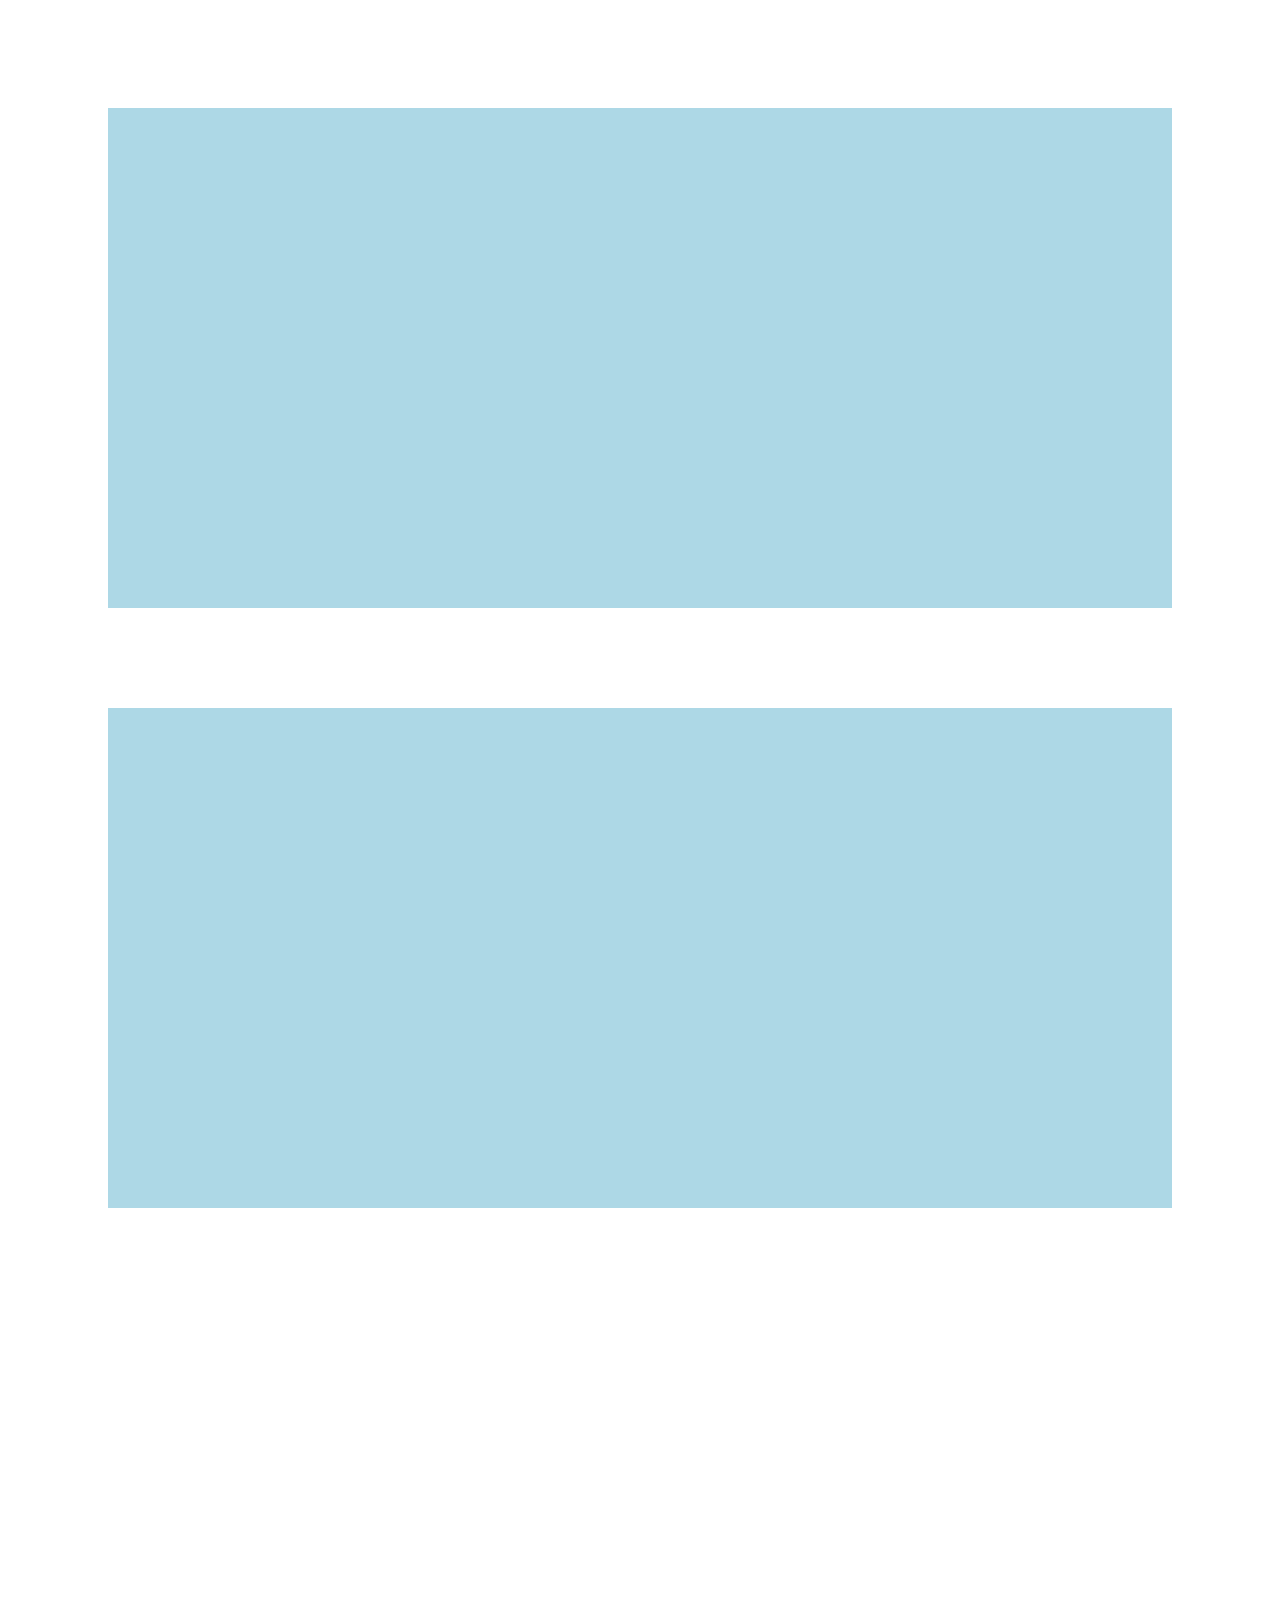
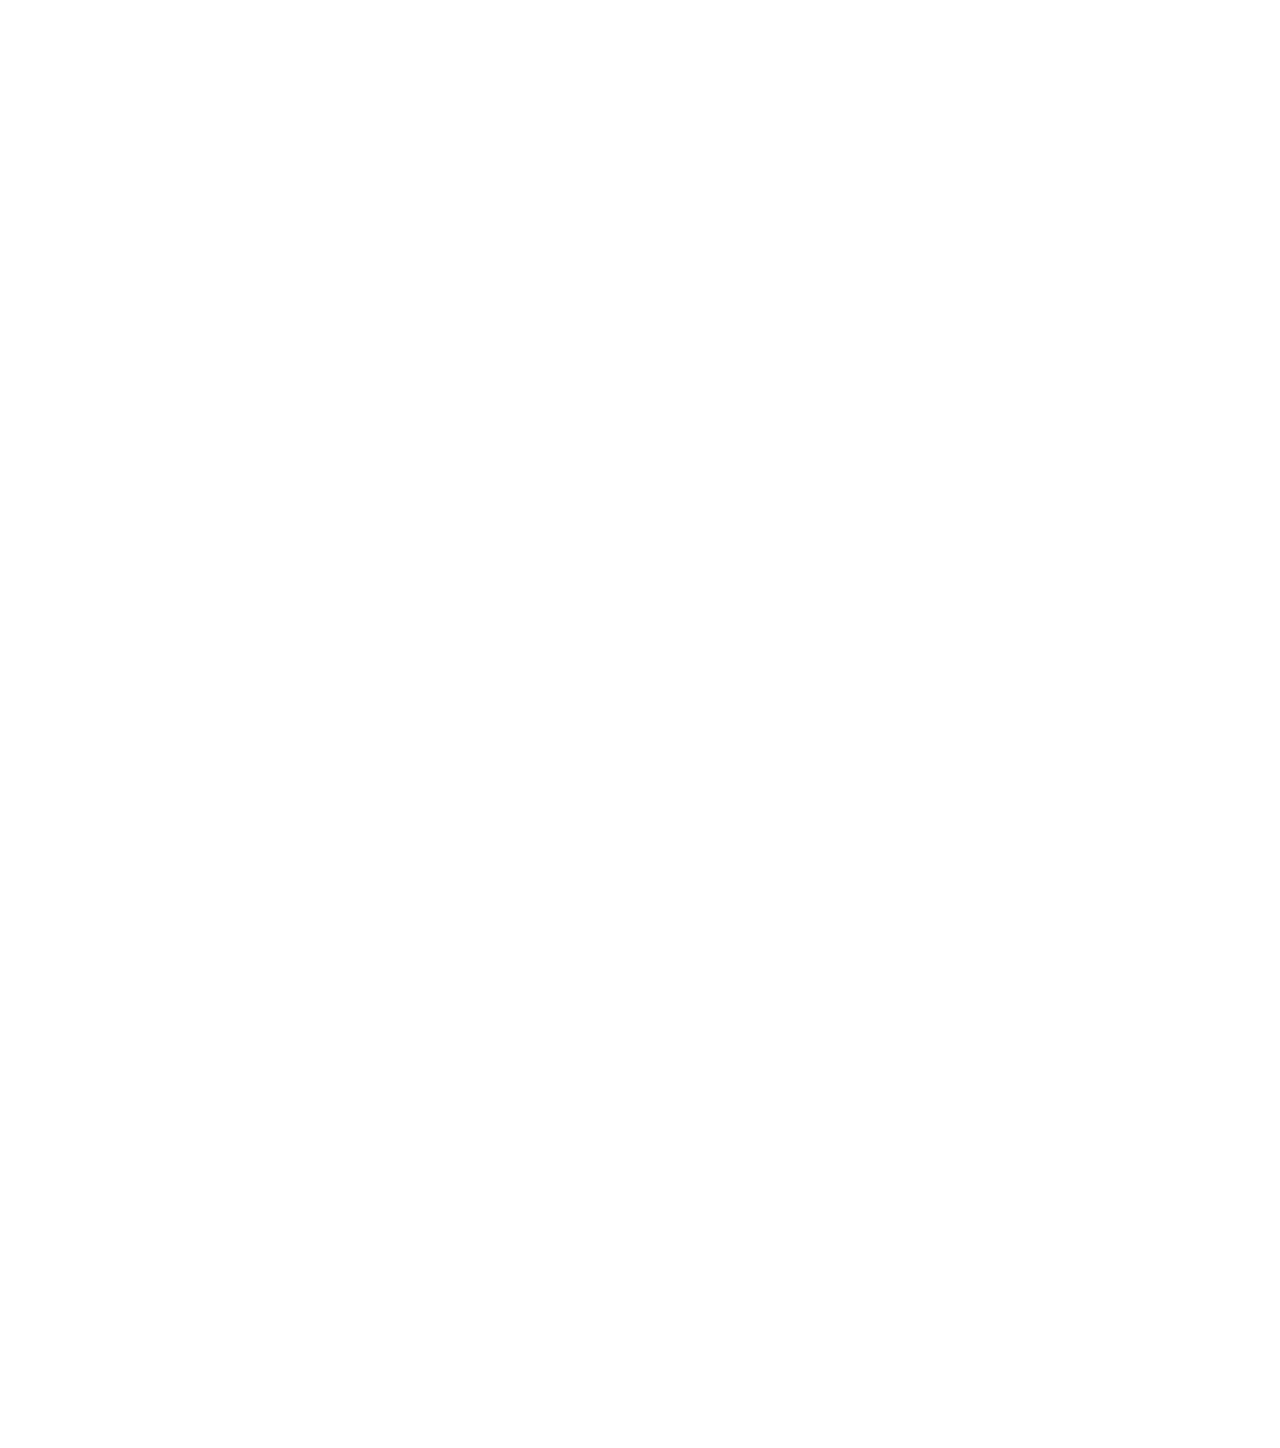
<file: element-challenges/infinite-scroll/index.html>
<!DOCTYPE html>
<html>
  <head>
    <title>Show on scroll</title>
    <link rel="stylesheet" href="./styles.css" />
  </head>
  <body>
    <div class="block"></div>
    <div class="block"></div>
    <div class="block"></div>
    <div class="block"></div>
    <div class="block"></div>
    <script src="main.js"></script>
  </body>
</html>
</file>
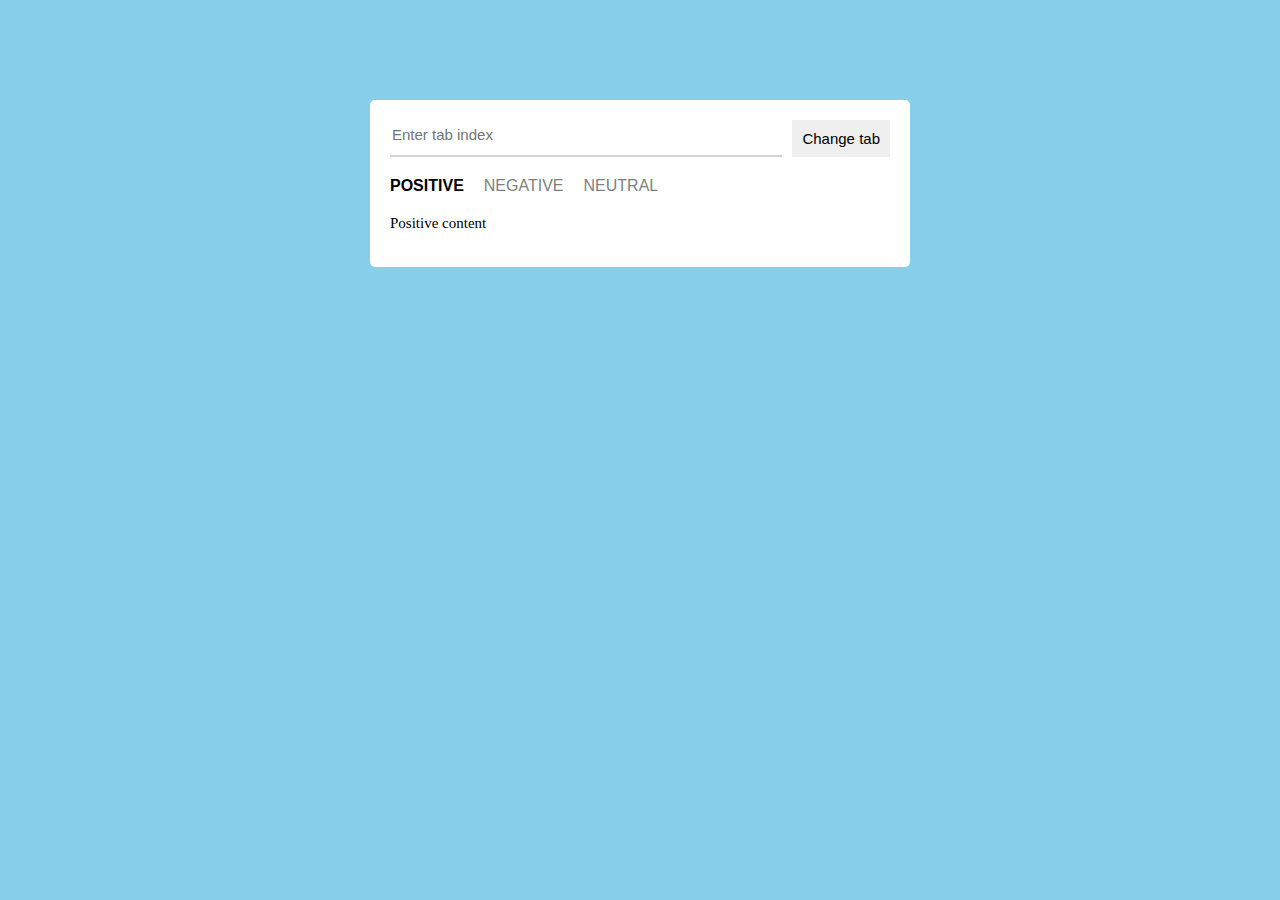
<file: element-challenges/quick-change-tab/index.html>
<!DOCTYPE html>
<html>
  <head>
    <title>Progress navigation</title>
    <link rel="stylesheet" href="./styles.css" />
  </head>
  <body>
    <div class="card">
      <form class="search">
        <input id="tab-index-input" type="number" placeholder="Enter tab index" />
        <button id="change-tab">Change tab</button>
      </form>
      <div class="toggle">
        <button class="toggle-button active" id="positive">POSITIVE</button>
        <button class="toggle-button" id="negative">NEGATIVE</button>
        <button class="toggle-button" id="neutral">NEUTRAL</button>
      </div>
      <p class="description"><span id="content-type">positive</span> content</p>
    </div>
    <script src="./script.js"></script>
  </body>
</html>
</file>
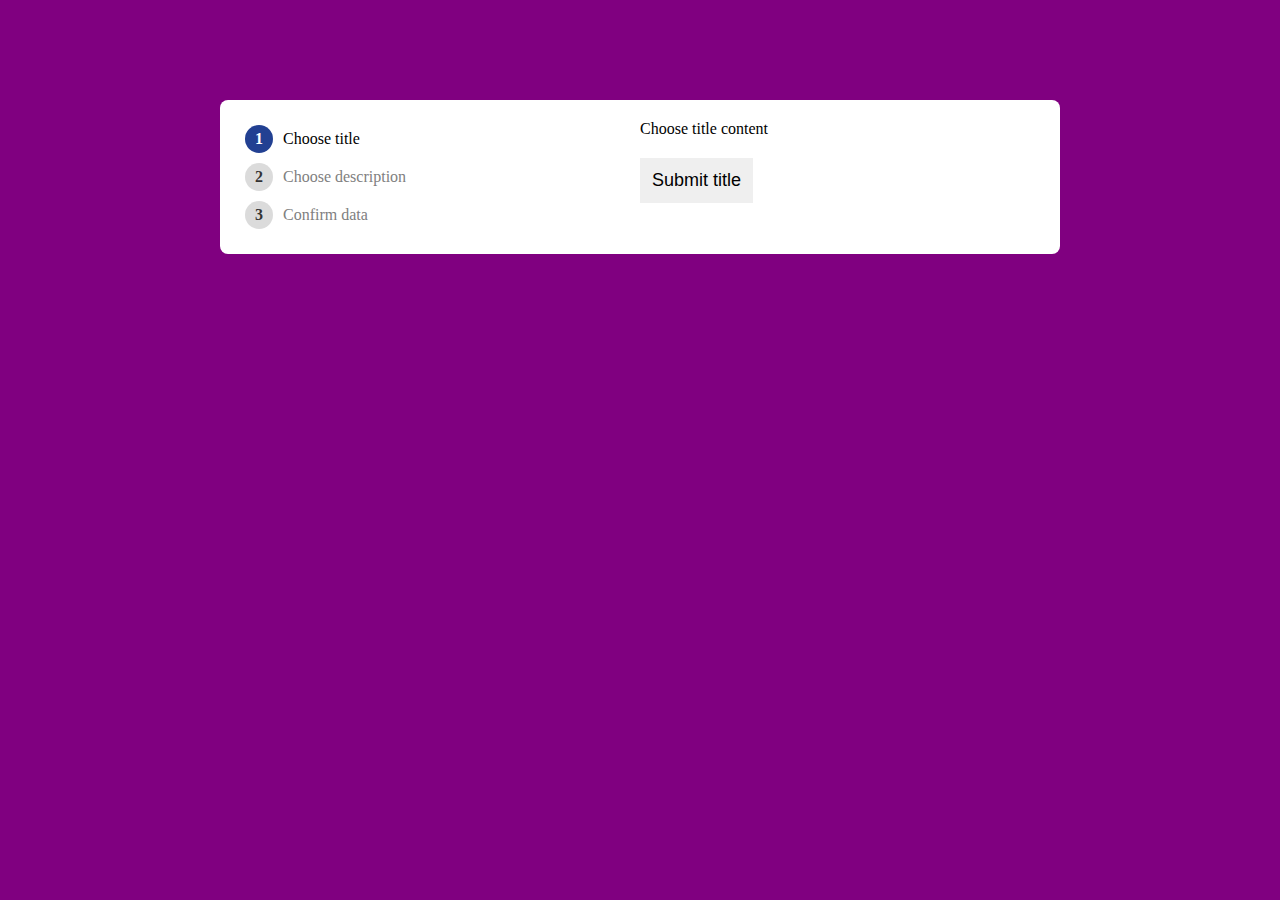
<file: element-challenges/step-progress/index.html>
<!DOCTYPE html>
<html>
  <head>
    <title>Progress navigation</title>
    <link rel="stylesheet" href="./styles.css" />
  </head>
  <body>
    <div class="card">
      <div class="steps">
        <div class="step seen" id="step-1">
          <div class="step-number">1</div>
          <div class="step-name">Choose title</div>
        </div>
        <div class="step" id="step-2">
          <div class="step-number">2</div>
          <div class="step-name">Choose description</div>
        </div>
        <div class="step" id="step-3">
          <div class="step-number">3</div>
          <div class="step-name">Confirm data</div>
        </div>
      </div>

      <div class="step-details">
        <div class="step-header">Choose title content</div>
        <div class="step-controls">
          <button class="step-control" id="prev-button">Back</button>
          <button class="step-control" id="next-button">Submit title</button>
        </div>
      </div>
    </div>
    <script src="./main.js"></script>
  </body>
</html>
</file>
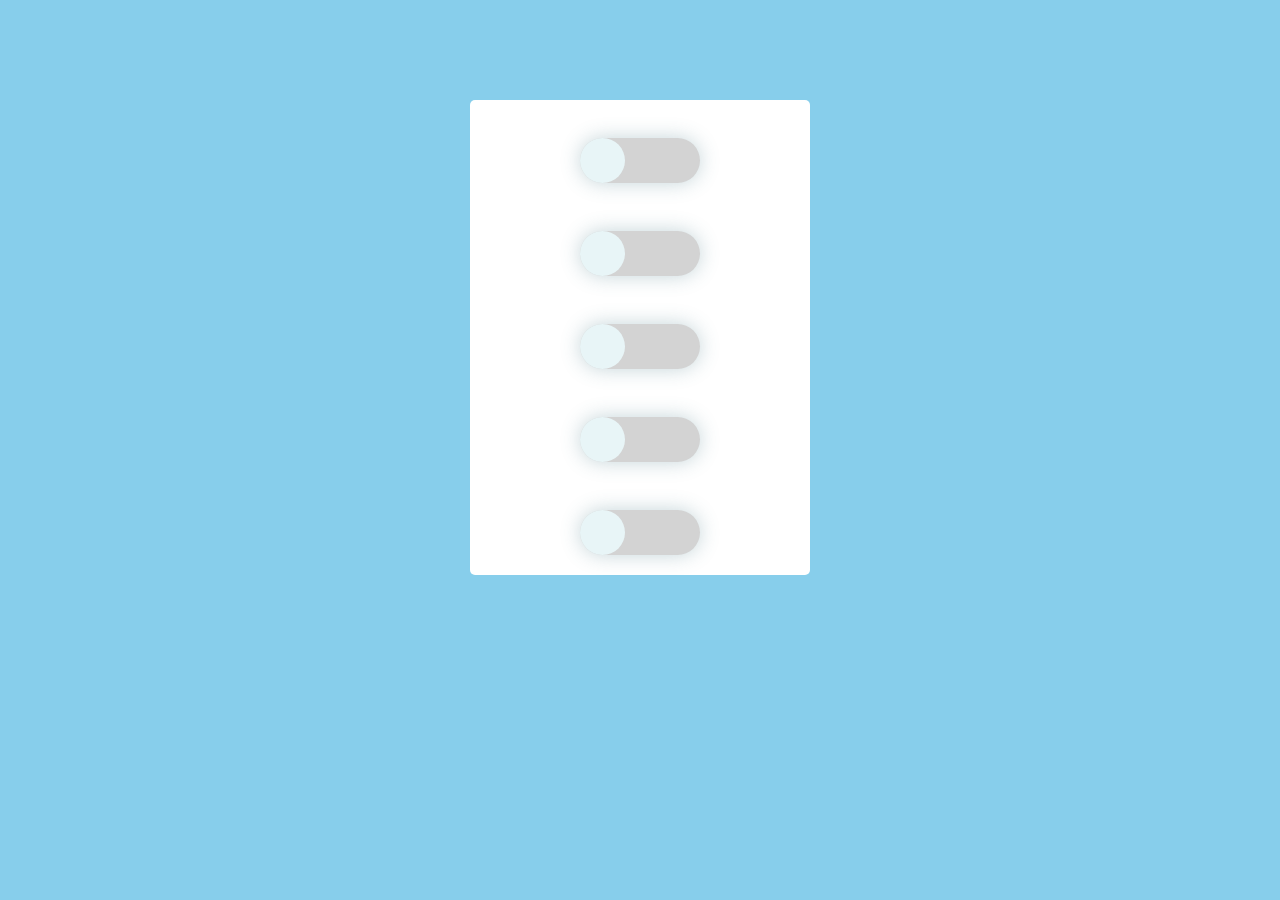
<file: element-challenges/toggles/index.html>
<!DOCTYPE html>
<html>
  <head>
    <title>Random switches</title>
    <link rel="stylesheet" href="./styles.css" />
  </head>
  <body>
    <div class="card">
      <div>
        <input type="checkbox" name="toggle-1" id="toggle-1" />
        <label for="toggle-1"></label>
      </div>
      <div>
        <input type="checkbox" name="toggle-2" id="toggle-2" />
        <label for="toggle-2"></label>
      </div>
      <div>
        <input type="checkbox" name="toggle-3" id="toggle-3" />
        <label for="toggle-3"></label>
      </div>
      <div>
        <input type="checkbox" name="toggle-4" id="toggle-4" />
        <label for="toggle-4"></label>
      </div>
      <div>
        <input type="checkbox" name="toggle-5" id="toggle-5" />
        <label for="toggle-5"></label>
      </div>
    </div>
    <script src="./main.js"></script>
  </body>
</html>
</file>
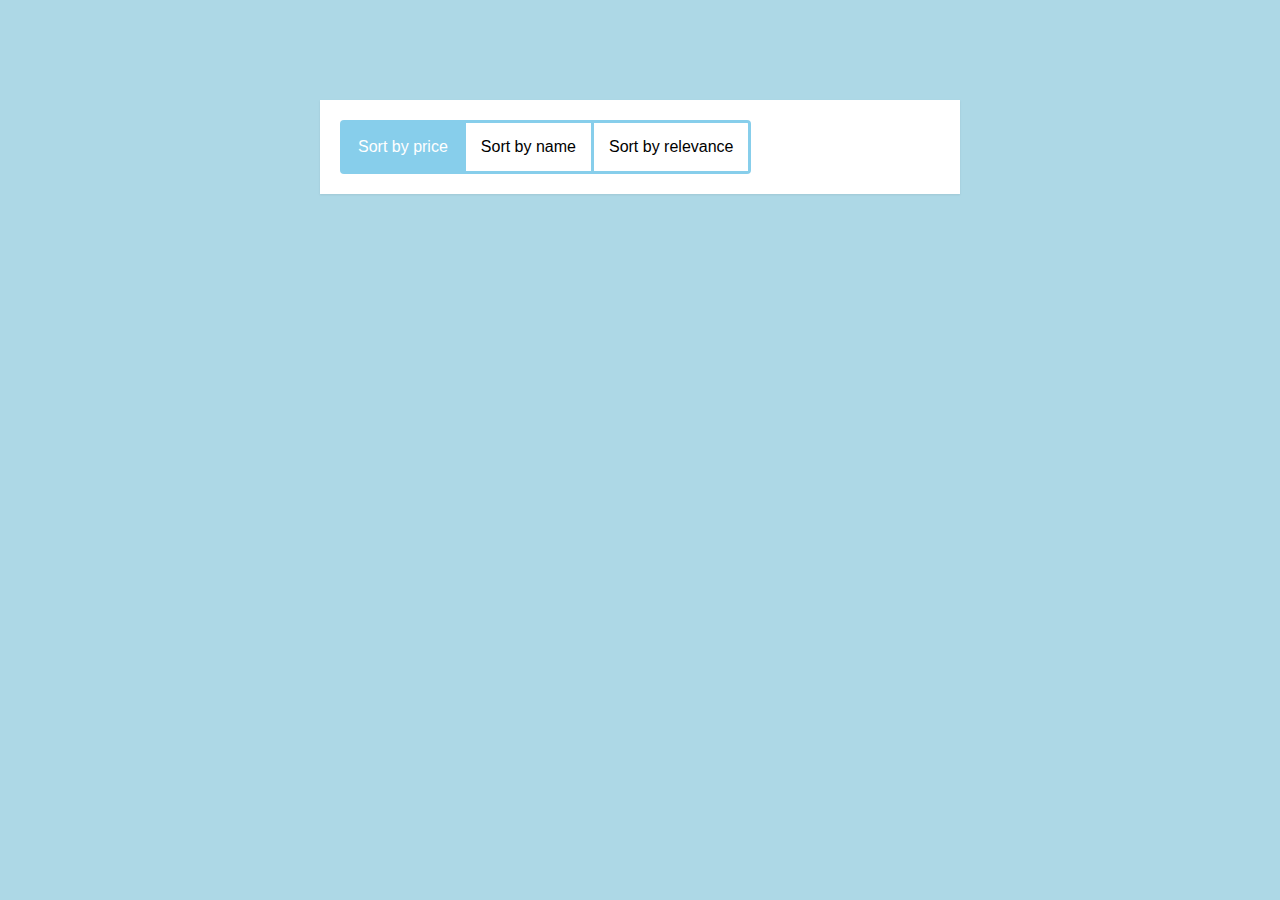
<file: element-challenges/toggling-tabs/index.html>
<!DOCTYPE html>
<html>
  <head>
    <title>Segmented control</title>
    <link rel="stylesheet" href="./styles.css" />
  </head>
  <body>
    <div class="toggle-container">
      <div class="toggle">
        <button id="price" data-value="price" class="toggle-button active">Sort by price</button>
        <button id="name" data-value="name" class="toggle-button">Sort by name</button>
        <button id="relevance" data-value="relevance" class="toggle-button">Sort by relevance</button>
      </div>

      <select>
        <option value="price">Sort by price</option>
        <option value="name">Sort by name</option>
        <option value="relevance">Sort by relevance</option>
      </select>
    </div>
    <script src="script.js"></script>
  </body>
</html>
</file>
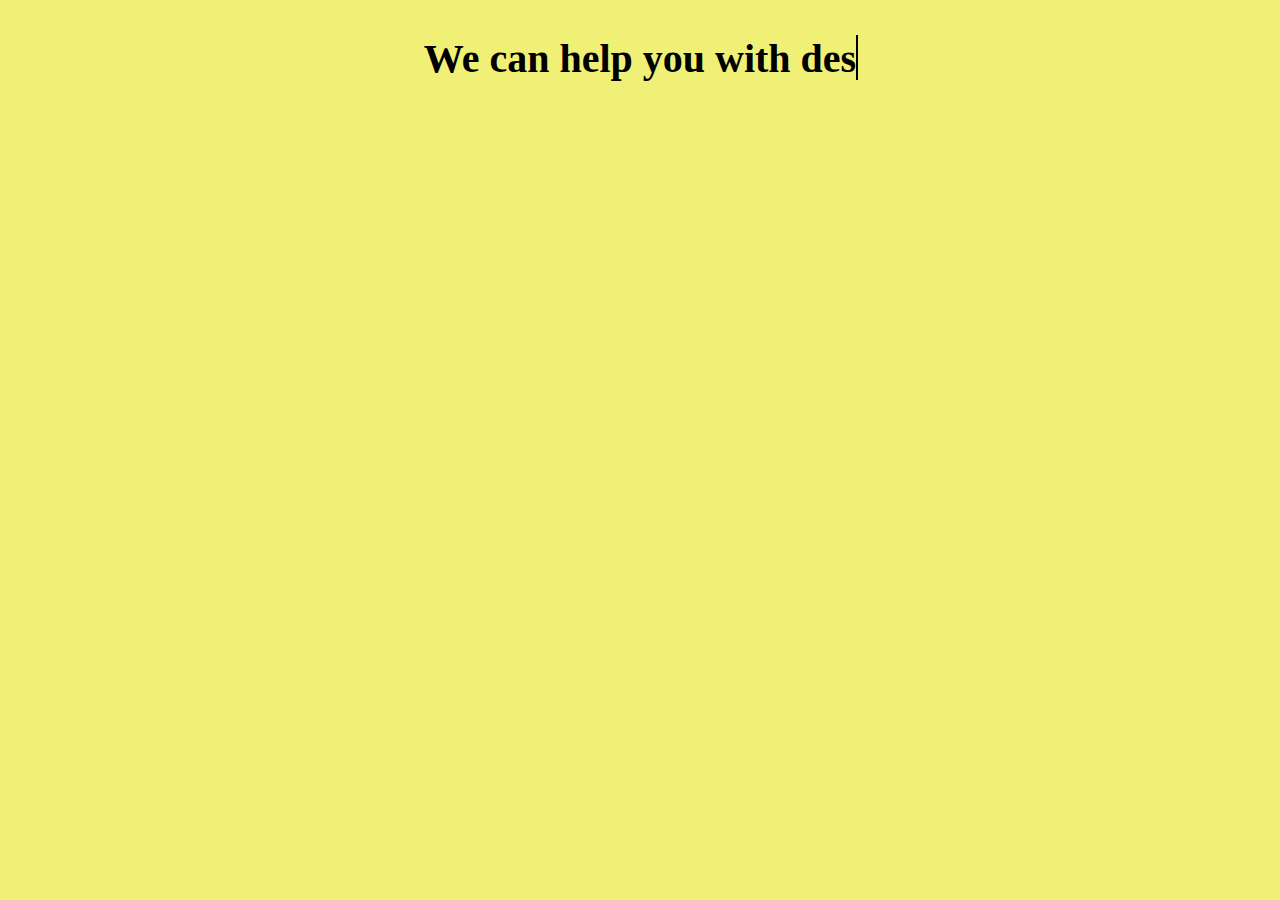
<file: element-challenges/typing-animation/index.html>
<!DOCTYPE html>
<html>
  <head>
    <title>Auto type</title>
    <link rel="stylesheet" href="./styles.css" />
  </head>
  <body>
    <div>
      <h1>
        <span>We can help you with</span>
        <span class="auto-type"></span>
      </h1>
    </div>
    <script src="./main.js"></script>
  </body>
</html>
</file>
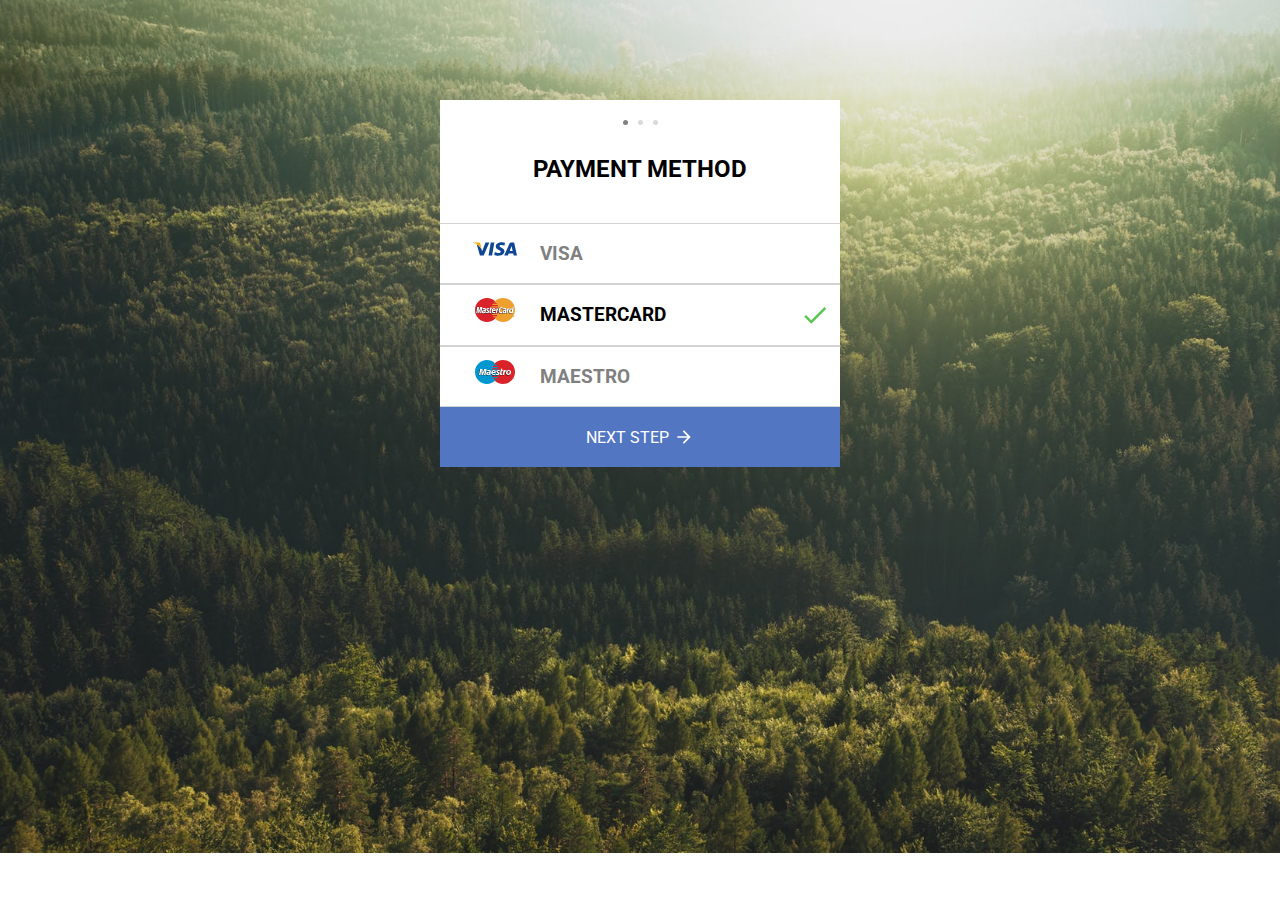
<file: markup-challenges/payment-screen/index.html>
<!DOCTYPE html>
<html lang="en">
  <head>
    <meta charset="UTF-8" />
    <meta name="viewport" content="width=device-width, initial-scale=1.0" />
    <meta http-equiv="X-UA-Compatible" content="ie=edge" />
    <title>Loop 1 - Step 2</title>
    <link href="https://fonts.googleapis.com/css?family=Roboto:400,500,700" rel="stylesheet" />
    <link rel="stylesheet" href="./styles.css" />
  </head>
  <body>
    <div class="payment-card">
      <div class="steps">
        <div class="grey-circle"></div>
        <div class="grey-circle"></div>
        <div class="grey-circle"></div>
      </div>
      <h2 class="payment-method">PAYMENT METHOD</h2>
      <div class="payment-options">
        <div class="payment-option">
          <img width="50" height="50" src="./img/visa.svg" />
          <h3>VISA</h3>
        </div>
        <div class="payment-option payment-selected">
          <span>
            <img width="50" height="50" src="./img/mastercard.svg" />
            <h3>MASTERCARD</h3>
          </span>
          <img width="30" height="30" src="./img/check.svg" class="check" />
        </div>
        <div class="payment-option">
          <img width="50" height="50" src="./img/maestro.svg" />
          <h3>MAESTRO</h3>
        </div>
      </div>
      <div class="next-step">
        <span>
          <span>NEXT STEP</span>
          <img width="20" height="20" src="./img/arrow.svg" />
        </span>
      </div>
    </div>
  </body>
</html>
</file>
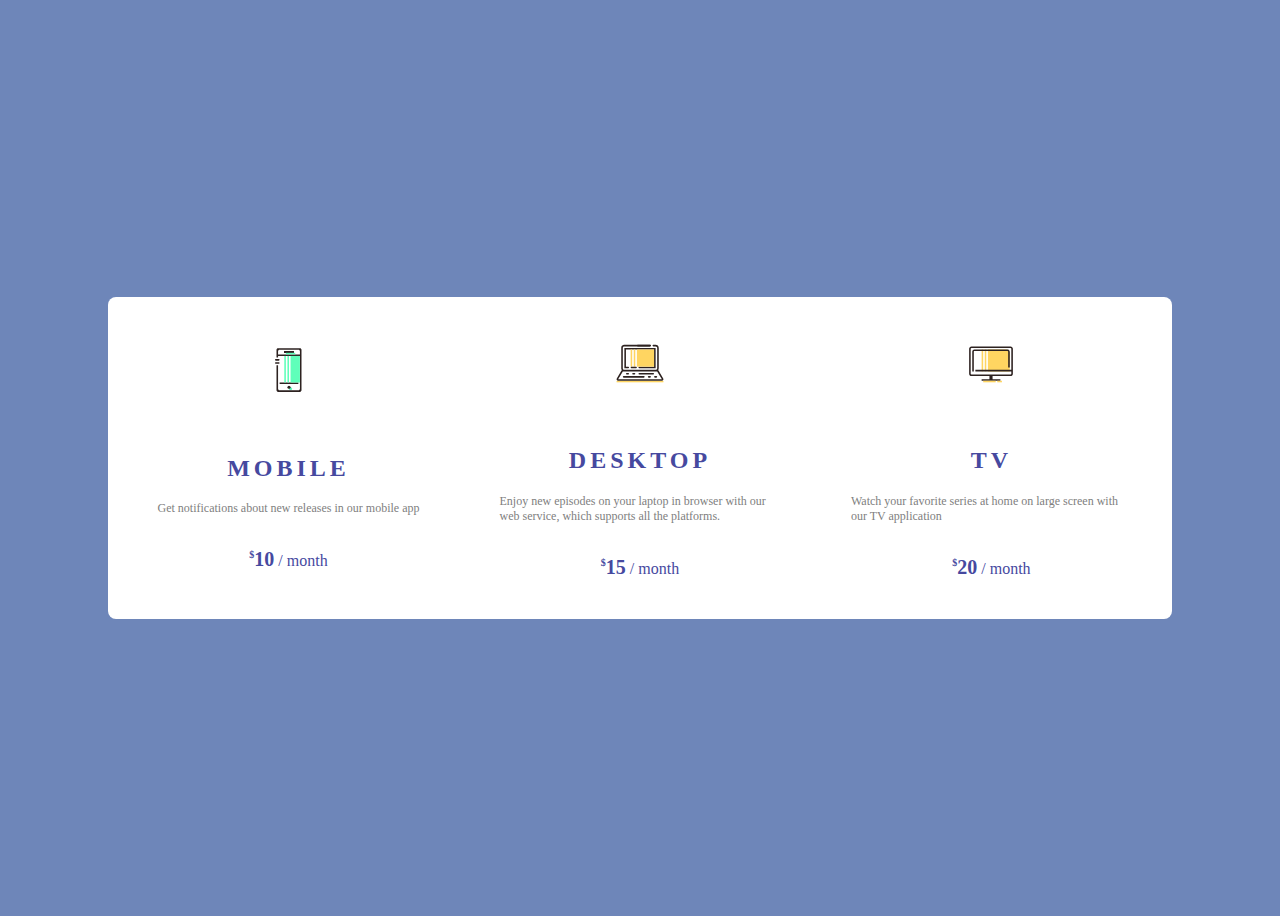
<file: markup-challenges/pricing-plan/index.html>
<!DOCTYPE html>
<html lang="en">
  <head>
    <meta charset="UTF-8" />
    <meta name="viewport" content="width=device-width, initial-scale=1.0" />
    <meta http-equiv="X-UA-Compatible" content="ie=edge" />
    <title>Loop 1 - Step 1</title>
    <link href="https://fonts.googleapis.com/css?family=Roboto:400,500,700" rel="stylesheet" />
    <link rel="stylesheet" href="./styles.css" />
  </head>
  <body>
    <div class="plan-container">
      <div>
        <div class="plan">
          <img src="./img/device.svg"/ width="50" height="50">
          <div>
            <h2 class="plan-name">MOBILE</h2>
            <p class="plan-description">Get notifications about new releases in our mobile app</p>
          </div>
          <div class="plan-billing">
            <span class="plan-price"><sup>$</sup>10</span> / month
          </div>
        </div>
        <div class="plan">
          <img src="./img/laptop.svg"/ width="50" height="50">
          <div>
            <h2 class="plan-name">DESKTOP</h2>
            <p class="plan-description">
              Enjoy new episodes on your laptop in browser with our web service, which supports all the platforms.
            </p>
          </div>
          <div class="plan-billing">
            <span class="plan-price"><sup>$</sup>15</span> / month
          </div>
        </div>
        <div class="plan">
          <img src="./img/monitor.svg"/ width="50" height="50">
          <div>
            <h2 class="plan-name">TV</h2>
            <p class="plan-description">Watch your favorite series at home on large screen with our TV application</p>
          </div>
          <div class="plan-billing">
            <span class="plan-price"><sup>$</sup>20</span> / month
          </div>
        </div>
      </div>
    </div>
  </body>
</html>
</file>
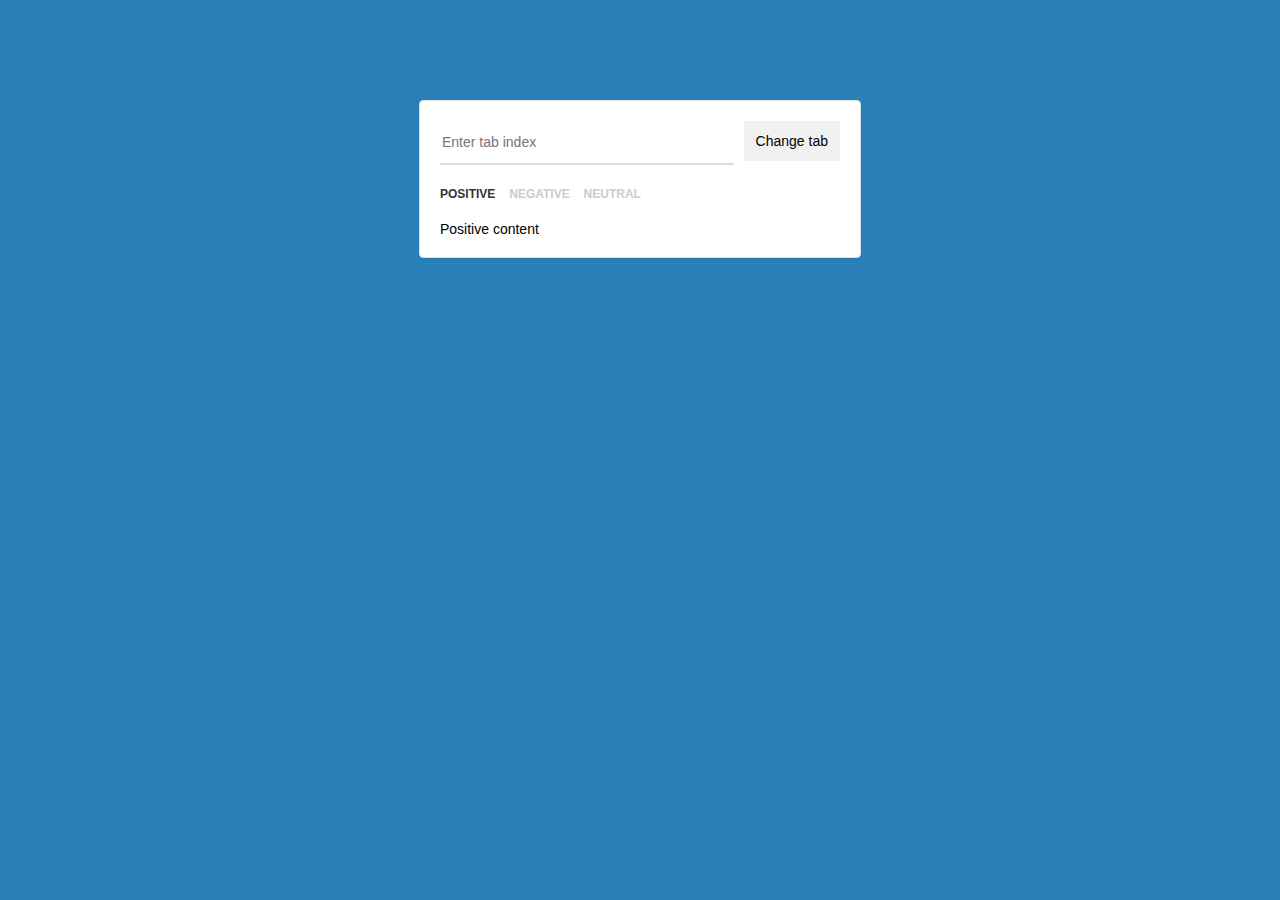
<file: element-challenges/quick-change-tab/sol/index.html>
<!doctype html>
<html>
<head>
    <title>Tabs</title>
    <link rel="stylesheet" href="styles.css" />
</head>
<body>
    <div class="container">
        <div class="tabs js-tabs">
            <form action="#" class="tabs__top js-tabs__change-form">
                <input class="input js-tabs__change-field" name="index" type="number" placeholder="Enter tab index" />
                <div class="tabs__change">
                    <button class="button">Change tab</button>
                </div>
            </form>

            <div class="tabs__buttons">
                <div class="tabs__button tabs__button--active js-tabs__button" data-tab-index="1">Positive</div>
                <div class="tabs__button js-tabs__button" data-tab-index="2">Negative</div>
                <div class="tabs__button js-tabs__button" data-tab-index="3">Neutral</div>
            </div>
            <div class="tabs__content tabs__content--active js-tabs__content" data-tab-index="1">Positive content</div>
            <div class="tabs__content js-tabs__content" data-tab-index="2">Negative content</div>
            <div class="tabs__content js-tabs__content" data-tab-index="3">Neutral content</div>
        </div>
    </div>

    <!--
        It's inlined here because js files can't be sent with email (even in zip). Normally would be in a separate file.
    -->
    <script>
        (function() {
            const modifiers = {
                buttonActive: 'tabs__button--active',
                contentActive: 'tabs__content--active'
            };

            const attributes = {
                tabIndex: 'data-tab-index'
            };

            const elRoot = document.querySelector('.js-tabs');
            const elsButton = elRoot.querySelectorAll('.js-tabs__button');
            const elsContent = elRoot.querySelectorAll('.js-tabs__content');
            const elChangeForm = elRoot.querySelector('.js-tabs__change-form');
            const elChangeField = elRoot.querySelector('.js-tabs__change-field');

            // Function to change tab by index
            // Tab indexes are stored in the data attribute of each tab, to be able to use custom names for them
            const changeTab = index => {
                // Remove active class from all buttons, then add active class to a button with passed index
                elsButton.forEach(el => {
                    el.classList.remove(modifiers.buttonActive);
                    if (el.getAttribute(attributes.tabIndex) === index) {
                        el.classList.add(modifiers.buttonActive);
                    }
                });

                // Remove active class from all contents, then add active class to a content with passed index
                elsContent.forEach(el => {
                    el.classList.remove(modifiers.contentActive);
                    if (el.getAttribute(attributes.tabIndex) === index) {
                        el.classList.add(modifiers.contentActive);
                    }
                });
            };

            elsButton.forEach(el => {
                // Whenever you click a button
                el.addEventListener('click', e => {
                    // Get its index
                    const tabIndex = el.getAttribute(attributes.tabIndex);

                    e.preventDefault();
                    // And change tabs to that index
                    changeTab(tabIndex);
                });
            });

            // Submit is used here instead of button click to allow users press enter to change tabs
            elChangeForm.addEventListener('submit', e => {
                // Get index from input
                const value = elChangeField.value;
                const contentArr = [].slice.call(elsContent);
                // Check if index is valid
                const hasIndex = !!contentArr.find(el => el.getAttribute(attributes.tabIndex) === value);

                e.preventDefault();
                // Clear input
                elChangeField.value = '';

                // Return if index is invalid, execution of the function will be stopped
                if (!hasIndex) {
                    alert('Index is invalid');
                    return;
                }

                // Otherwise change tab to the index passed from input
                changeTab(value);
            });
        })();
    </script>
</body>
</html>
</file>
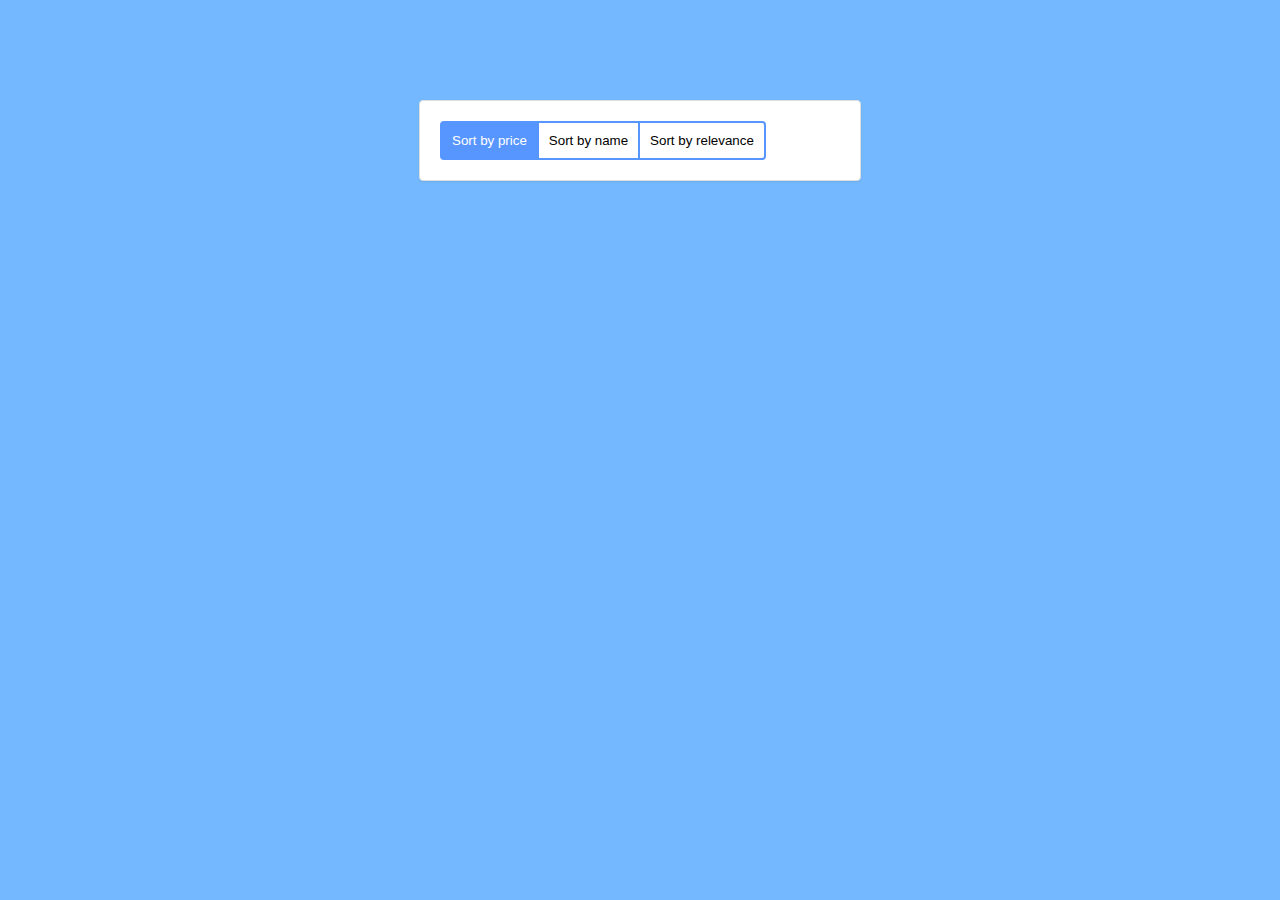
<file: element-challenges/toggling-tabs/sol/index.html>
<!doctype html>
<html>
<head>
    <title>Segmented control</title>
    <link rel="stylesheet" href="styles.css" />
</head>
<body>
    <div class="container">
        <div class="segmented-control js-segmented-control">
            <div class="segmented-control__row">
                <button class="segmented-control__button segmented-control__button--active js-segmented-control__button" data-value="1">Sort by price</button><!--
                --><button class="segmented-control__button js-segmented-control__button" data-value="2">Sort by name</button><!--
                --><button class="segmented-control__button js-segmented-control__button" data-value="3">Sort by relevance</button>
            </div>

            <select class="segmented-control__select js-segmented-control__select">
                <option value="1">Sort by price</option>
                <option value="2">Sort by name</option>
                <option value="3">Sort by relevance</option>
            </select>
        </div>
    </div>

    <!--
        It's inlined here because js files can't be sent with email (even in zip). Normally would be in a separate file.
    -->
    <script>
        (function() {
            const modifiers = {
                buttonActive: 'segmented-control__button--active'
            };

            const attributes = {
                value: 'data-value'
            };

            const elRoot = document.querySelector('.js-segmented-control');
            const elsButton = elRoot.querySelectorAll('.js-segmented-control__button');
            const elSelect = elRoot.querySelector('.js-segmented-control__select');

            // Function to make passed button from segmented control active (arrow function is used)
            const chooseButton = elButton => {
                // First we remove all active classes from buttons
                elsButton.forEach(el => el.classList.remove(modifiers.buttonActive));
                // Then we add active class to passed one
                elButton.classList.add(modifiers.buttonActive);
            };

            elsButton.forEach(el => {
                // Whenever we click a button
                el.addEventListener('click', event => {
                    event.preventDefault();
                    // We choose it with a function we made
                    chooseButton(el);
                    // And change select value to the value of the button, which is stored in the data attribute
                    elSelect.value = el.getAttribute(attributes.value);
                });
            });

            // Whenever we change select value
            elSelect.addEventListener('change', event => {
                // (trick to transform NodeList into an array)
                const buttons = [].slice.call(elsButton, 0);
                // We find the button with the same value
                const targetButton = buttons.find(el => {
                    return event.target.value === el.getAttribute(attributes.value);
                });

                // And make it active
                chooseButton(targetButton);
            });
        })();
    </script>
</body>
</html>
</file>
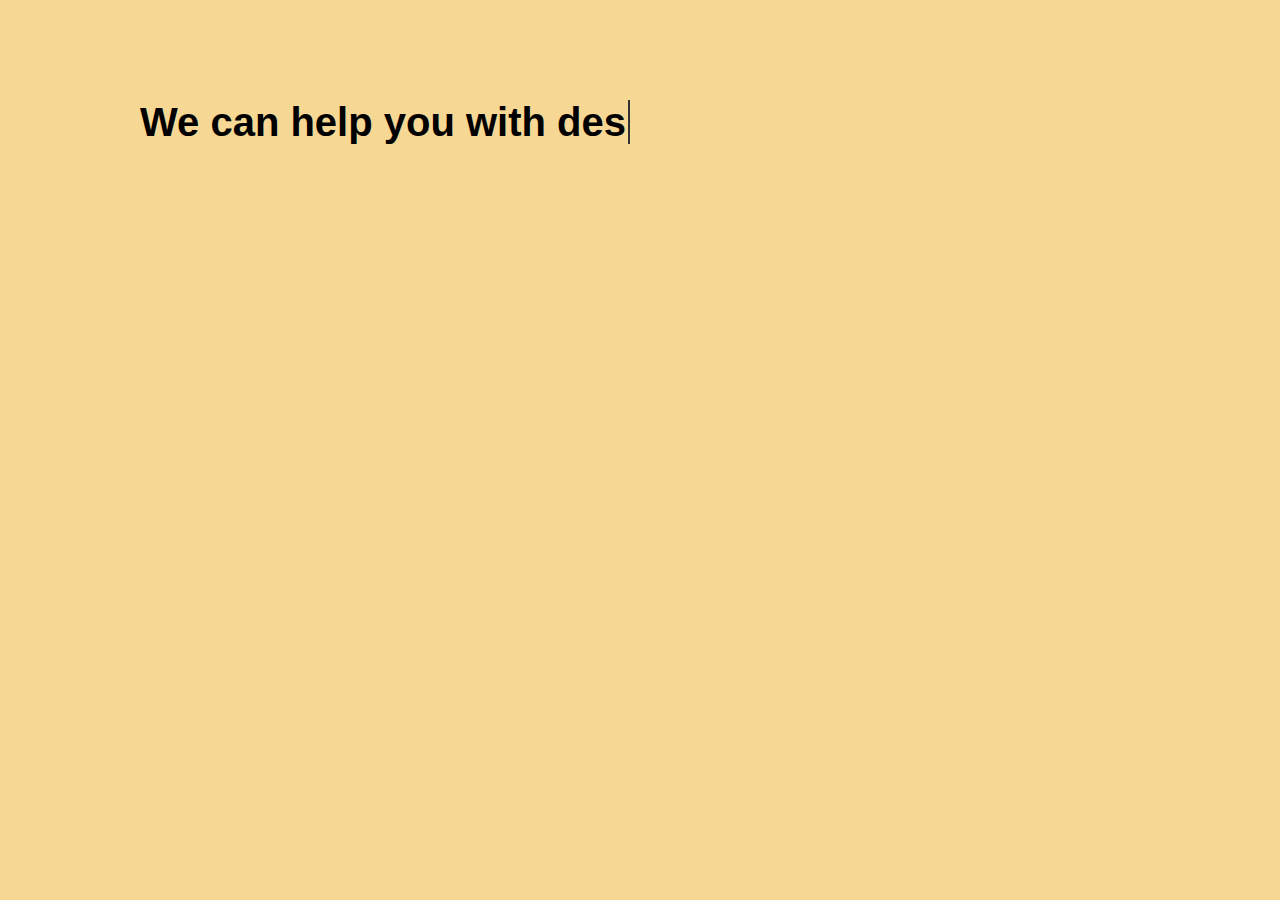
<file: element-challenges/typing-animation/sol/index.html>
<!doctype html>
<html>
<head>
    <title>Auto type</title>
    <link rel="stylesheet" href="styles.css" />
</head>
<body>
    <div class="container">
        <div class="header">
            We can help you with
            <span class="header__extra js-auto-type"></span>
        </div>
    </div>

    <!--
        It's inlined here because js files can't be sent with email (even in zip). Normally would be in a separate file.
    -->
    <script>
        (function() {
            const elRoot = document.querySelector('.js-auto-type');

            // All of the word variants
            const values = ['design', 'frontend', 'backend', 'testing'];

            // Variables to store current component state
            let currentWordIndex = 0;
            let currentLetterIndex = 0;

            // Timer variable to clear timer
            let timer;

            // Function to start timer for typing new letters
            const startTimer = () => timer = setInterval(addLetter, 200);

            // Function to type next letter based on current component state
            const addLetter = () => {
                // Get current word based on state
                const currentWord = values[currentWordIndex];

                // Check if the word will change for the next iteration
                const nextLetterIndex = currentLetterIndex + 1;
                const wordChanged = nextLetterIndex > currentWord.length - 1;

                // Update html of the string
                elRoot.innerText = currentWord.slice(0, nextLetterIndex);

                // If word will change - reset current letter index back to 0
                // Otherwise get the increased by one value
                currentLetterIndex = wordChanged ? 0 : nextLetterIndex;

                if (wordChanged) {
                    // If word will change also increase the word index
                    // If this was the last word from the list - reset it back to 0
                    currentWordIndex = currentWordIndex === values.length - 1 ? 0 : currentWordIndex + 1;

                    // Clear current timer and start a new one after a pause
                    clearInterval(timer);
                    setTimeout(startTimer, 1000);
                }
            };

            startTimer();
        })();
    </script>
</body>
</html>
</file>
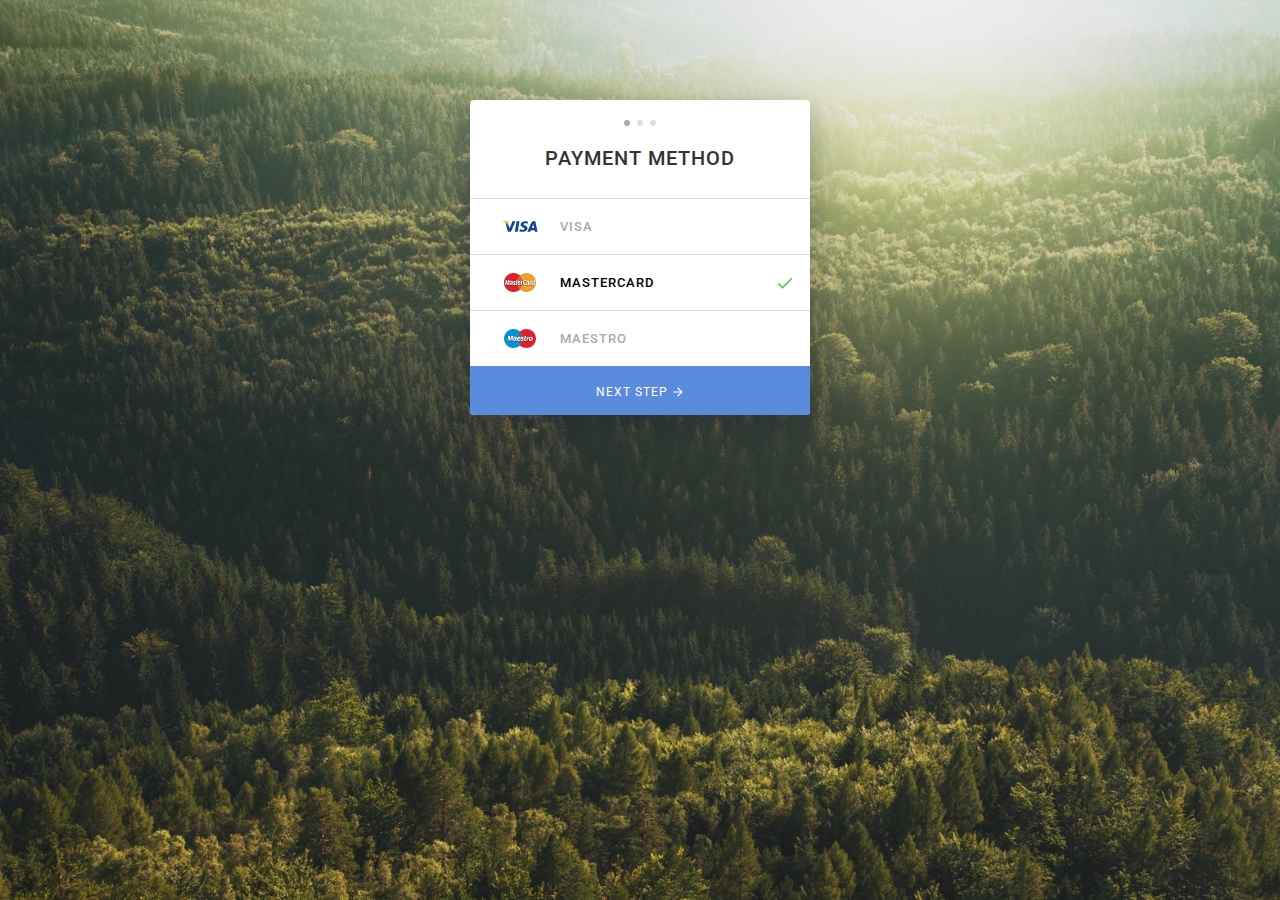
<file: markup-challenges/payment-screen/sol/index.html>
<!DOCTYPE html>
<html lang="en">
<head>
  <meta charset="UTF-8">
  <meta name="viewport" content="width=device-width, initial-scale=1.0">
  <meta http-equiv="X-UA-Compatible" content="ie=edge">
  <title>Loop 1 - Step 2</title>
  <link href="https://fonts.googleapis.com/css?family=Roboto:400,500,700" rel="stylesheet">
  <link rel="stylesheet" href="./styles.css" />
</head>
<body>
  <!--
    Hints:

    1.
    You can find classes like dots__item dots__item_active in the code.
    This css naming method is called BEM and you can easily find some information
    about it in the Google.
    _active part means we are modifying the original class by changing current
    or adding some new styles to the element.
    It is used to prevent copy-pasting the same code over and over again as default
    styles for element are applied by the dots__item class.

    2.
    Flex is used for options__item in order to prevent the code break when option
    contains more text.
    You cannot be sure that there won't be a longer name at some point in the future.
    Even if design has only 1-word names for now.
  -->

  <div class="root">
    <div class="card">
      <div class="card__top">
        <div class="dots card__dots">
          <div class="dots__item dots__item_active"></div>
          <div class="dots__item"></div>
          <div class="dots__item"></div>
        </div>

        <div class="card__title">
          Payment Method
        </div>
      </div>

      <div class="options">
        <div class="options__item">
          <img src="./img/visa.svg" alt="" class="options__icon" />
          <span class="options__text">Visa</span>
        </div>
        <div class="options__item options__item_active">
          <img src="./img/mastercard.svg" alt="" class="options__icon" />
          <span class="options__text">Mastercard</span>
        </div>
        <div class="options__item">
          <img src="./img/maestro.svg" alt="" class="options__icon" />
          <span class="options__text">Maestro</span>
        </div>
      </div>

      <a class="button" href="#action">
        <span class="button__text">
          Next Step
        </span>
        <img class="button__icon" src="./img/arrow.svg" />
      </a>
    </div>
  </div>
</body>
</html>
</file>
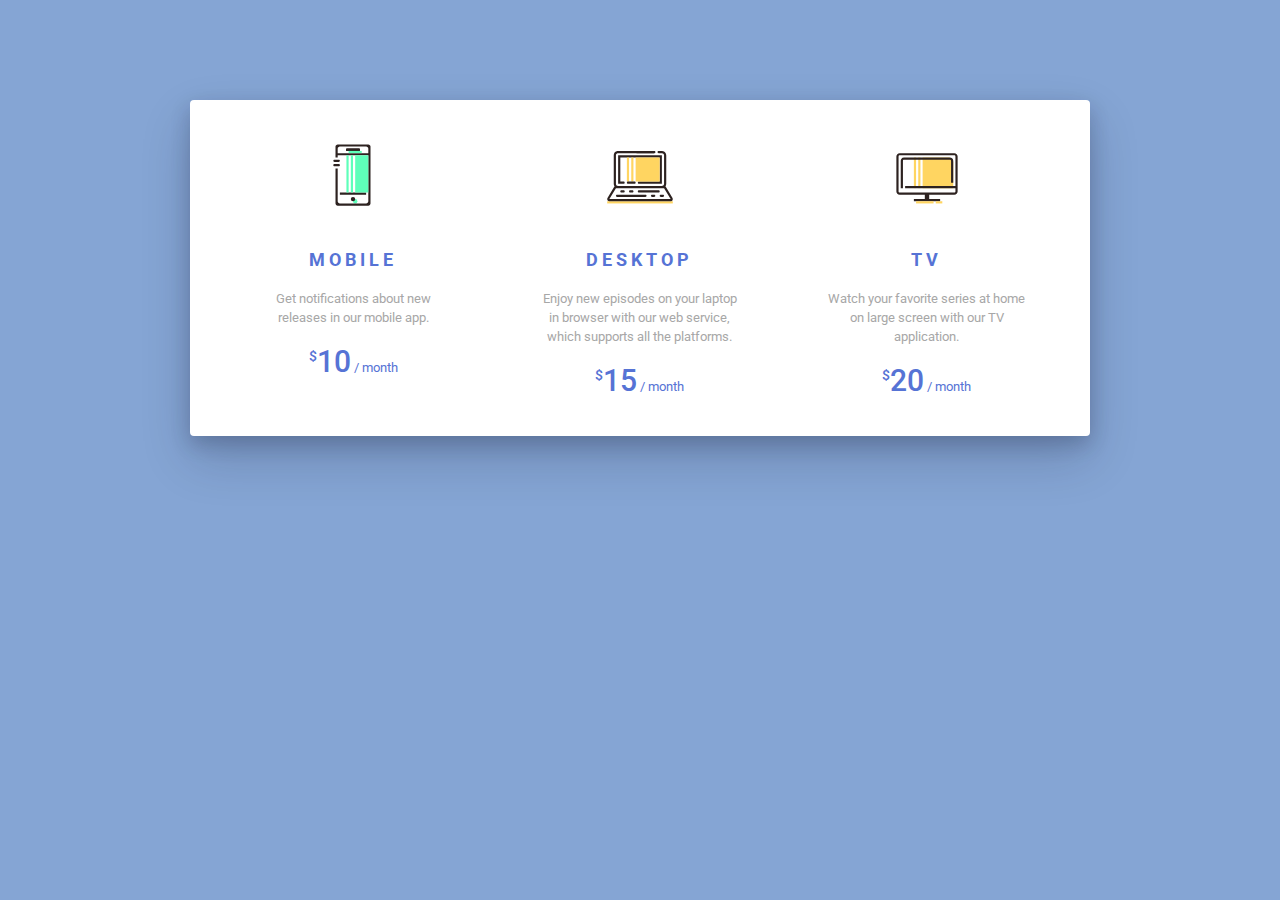
<file: markup-challenges/pricing-plan/sol/index.html>
<!DOCTYPE html>
<html lang="en">
<head>
  <meta charset="UTF-8">
  <meta name="viewport" content="width=device-width, initial-scale=1.0">
  <meta http-equiv="X-UA-Compatible" content="ie=edge">
  <title>Loop 1 - Step 1</title>
  <link href="https://fonts.googleapis.com/css?family=Roboto:400,500,700" rel="stylesheet">
  <link rel="stylesheet" href="./styles.css" />
</head>
<body>
  <!--
    Hints:

    1.
    You can notice opening and closing comments between the columns in the code.
    They are used in order to remove offsets between inline-block elements.
    That happens cause they are partly inline, so browser parses them as words in a sentence
    and adding a new line in the code counts as a space symbol for browser.
    Thus we are removing such spaces using comments.

    2.
    Columns contents have different texts and icons but their code is the same for all 3 the cases.
    That makes these contents reusable in any context.
    Whether it's wrapped in a column or used in any other way - it keeps its structure the same.
  -->

  <div class="root">
    <div class="card">
      <a href="#" class="item">
        <img class="item__image" src="./img/device.svg" />
        <h2 class="item__title">
          Mobile
        </h2>
        <p class="item__text">
          Get notifications about new releases in our mobile app.
        </p>
        <div class="item__price">
          <span class="item__value"><sup class="item__currency">$</sup>10</span>
          / month
        </div>
      </a><!--
      --><a href="#" class="item">
        <img class="item__image" src="./img/laptop.svg" />
        <h2 class="item__title">
          Desktop
        </h2>
        <p class="item__text">
          Enjoy new episodes on your laptop in browser with our web service, which supports all the platforms.
        </p>
        <div class="item__price">
          <span class="item__value"><sup class="item__currency">$</sup>15</span>
          / month
        </div>
      </a><!--
      --><a href="#" class="item">
        <img class="item__image" src="./img/monitor.svg" />
        <h2 class="item__title">
          TV
        </h2>
        <p class="item__text">
          Watch your favorite series at home on large screen with our TV application.
        </p>
        <div class="item__price">
          <span class="item__value"><sup class="item__currency">$</sup>20</span>
          / month
        </div>
      </a>
    </div>
  </div>
</body>
</html>
</file>
<file: element-challenges/infinite-scroll/styles.css>
body {
  display: flex;
  flex-direction: column;
  justify-content: center;
}

.block {
  height: 500px;
  background-color: lightblue;
  margin: 100px;
  margin-bottom: 0;
  visibility: hidden;
  opacity: 0;
  transition: 1s ease-in-out;
  transform: translateY(40px);
  transition-property: opacity, visibility, transform;
}

.active {
  visibility: visible;
  transform: translateY(0);
  opacity: 1;
}
</file>
<file: element-challenges/quick-change-tab/styles.css>
body {
  background-color: skyblue;
}

.card {
  background-color: white;
  padding: 20px;
  border-radius: 5px;
  margin: 100px auto;
  width: 500px;
}

.toggle {
  margin: 20px 0;
  padding: 0;
  display: flex;
  gap: 20px;
}

.toggle-button {
  border: none;
  margin: 0;
  background-color: inherit;
  font-size: 16px;
  color: gray;
  cursor: pointer;
  padding: 0;
}

.toggle-button:hover {
  color: black;
  font-weight: bold;
}

.active {
  color: black;
  font-weight: bold;
}

.description {
  font-size: 15px;
}

.description::first-letter {
  text-transform: uppercase;
}

.search {
  display: flex;
  width: 100%;
  gap: 10px;
}

#tab-index-input {
  flex: 1;
  border: none;
  border-bottom: 2px solid lightgray;
  padding-bottom: 8px;
  font-size: 15px;
}

#tab-index-input:focus-visible {
  outline: none;
  border-bottom-color: black;
}

#change-tab {
  cursor: pointer;
  border: none;
  font-size: 15px;
  padding: 10px;
}

#change-tab:hover {
  background-color: lightgray;
}
</file>
<file: element-challenges/step-progress/styles.css>
body {
  background-color: purple;
  font-size: 16px;
}

.card {
  width: 800px;
  background-color: white;
  padding: 20px;
  border-radius: 8px;
  margin: 100px auto;
  display: flex;
}

.steps {
  flex: 0.5;
}

.step {
  display: flex;
  align-items: center;
  gap: 10px;
  padding: 5px;
  cursor: pointer;
}

.step-number {
  border-radius: 50%;
  background-color: lightgray;
  font-weight: bold;
  opacity: 0.8;
  padding: 5px 10px;
}

.step-name {
  color: gray;
}

.seen .step-number {
  background-color: rgb(34, 64, 146);
  color: white;
  opacity: 1;
}

.seen .step-name {
  color: black;
  opacity: 1;
}

.step-details {
  flex: 0.5;
}

.step-header {
  margin-bottom: 20px;
}

.step-controls {
  display: flex;
  gap: 4px;
}

.step-control {
  border: none;
  padding: 12px;
  font-size: 18px;
  cursor: pointer;
}

#prev-button {
  display: none;
}
</file>
<file: element-challenges/toggles/styles.css>
body {
  background: skyblue;
}

.card {
  margin: 100px auto;
  width: 300px;
  border-radius: 5px;
  padding: 20px;
  background-color: white;
  display: flex;
  flex-direction: column;
  align-items: center;
  gap: 30px;
}

input[type='checkbox'] {
  visibility: hidden;
  width: 0;
  height: 0;
}

label {
  display: block;
  width: 120px;
  height: 45px;
  background-color: #d3d3d3;
  border-radius: 100px;
  position: relative;
  cursor: pointer;
  transition: 0.5s;
  box-shadow: 0 0 20px #477a8550;
}

label::after {
  content: '';
  width: 45px;
  height: 45px;
  background-color: #e8f5f7;
  position: absolute;
  border-radius: 50%;
  top: 0px;
  left: 0px;
  transition: 0.5s;
}

input:checked + label::after {
  left: 100%;
  transform: translateX(-100%);
}

input:checked + label {
  background-color: green;
}
</file>
<file: element-challenges/toggling-tabs/styles.css>
body {
  background-color: lightblue;
  margin: 0;
  padding: 0;
}

.toggle-container {
  margin: 100px auto;
  width: 600px;
  background-color: white;
  padding: 20px;
  box-shadow: 0 1px 2px rgba(0, 0, 0, 0.08);
}

.toggle {
  display: flex;
}

.toggle-button {
  border: 3px solid skyblue;
  background-color: white;
  font-size: 16px;
  padding: 15px;
  margin: 0;
  box-sizing: border-box;
}

.toggle-button:hover {
  cursor: pointer;
  background: rgba(88, 150, 225, 0.2);
}

.active:hover {
  background-color: skyblue;
}

.active {
  background-color: skyblue;
  color: white;
}

.toggle-button:first-of-type {
  border-top-left-radius: 4px;
  border-bottom-left-radius: 4px;
  border-right: 0px;
}

.toggle-button:last-of-type {
  border-top-right-radius: 4px;
  border-bottom-right-radius: 4px;
  border-left: 0px;
}

select {
  display: none;
  width: 400px;
  padding: 10px;
  border: 2px solid skyblue;
  font-size: 16px;
}

select:focus,
.toggle-button:focus {
  outline: none;
  box-shadow: 0 0 0 2px rgba(88, 150, 225, 0.4);
  z-index: 2;
}

@media screen and (max-width: 500px) {
  .toggle {
    display: none;
  }

  select {
    display: block;
  }
}
</file>
<file: element-challenges/typing-animation/styles.css>
body {
  background-color: rgb(240, 240, 119);
  color: black;
}

body > div {
  display: flex;
  justify-content: center;
}

h1 {
  font-size: 40px;
}

.auto-type::after {
  content: '';
  position: absolute;
  width: 2px;
  background-color: black;
  height: 45px;
  animation: blinking 1s infinite;
}

@keyframes blinking {
  0% {
    opacity: 0;
  }

  50% {
    opacity: 1;
  }

  100% {
    opacity: 0;
  }
}
</file>
<file: markup-challenges/payment-screen/styles.css>
body {
  background-image: url('./img/background.jpg');
  background-repeat: no-repeat;
  background-size: cover;
  font-family: 'Roboto', serif;
}

.payment-card {
  background-color: white;
  margin: 100px auto;
  max-width: 400px;
  text-align: center;
}

.steps {
  padding-top: 20px;
  display: flex;
  justify-content: center;
  gap: 10px;
}

.grey-circle {
  background-color: gray;
  height: 5px;
  width: 5px;
  border-radius: 500px;
  opacity: 0.3;
}

.grey-circle:first-of-type {
  opacity: 1;
}

.payment-method {
  margin-top: 30px;
  margin-bottom: 40px;
}

.payment-option {
  display: flex;
  padding-left: 30px;
  gap: 20px;
  border-top: 1px solid lightgray;
  border-bottom: 1px solid lightgray;
  color: gray;
}

.payment-option:hover {
  background-color: rgb(247, 245, 245);
  cursor: pointer;
}

.payment-selected {
  color: black;
  display: flex;
  justify-content: space-between;
  align-items: center;
  padding-right: 10px;
}

.payment-selected > span {
  display: flex;
  gap: 20px;
}

.next-step {
  background: rgb(83, 118, 194);
  color: white;
  padding: 20px;
}

.next-step span {
  display: flex;
  align-items: center;
  justify-content: center;
  gap: 5px;
}

.next-step:hover {
  opacity: 0.95;
  cursor: pointer;
}
</file>
<file: markup-challenges/pricing-plan/styles.css>
body {
  background-color: rgb(110, 134, 185);
}

.plan-container {
  display: flex;
  justify-content: center;
  margin: 0 100px;
  align-items: center;
  height: 100vh;
}

.plan-container > div {
  width: 100%;
  display: flex;
  justify-content: space-between;
  gap: 50px;
  align-items: center;
  background-color: white;
  border-radius: 8px;
  padding: 30px;
}

.plan {
  display: flex;
  flex-direction: column;
  align-items: center;
  gap: 20px;
  flex: 0.333;
  padding: 10px;
}

.plan:hover {
  cursor: pointer;
  background-color: rgb(243, 241, 241);
  border-radius: 10px;
}

.plan-name {
  color: rgb(70, 73, 159);
  letter-spacing: 4px;
  text-align: center;
  margin-top: 40px;
}

.plan-description {
  color: grey;
  font-size: 12px;
}

.plan-billing {
  color: rgb(70, 73, 159);
}

.plan-price {
  font-size: 20px;
  font-weight: bold;
}

.plan-price > sup {
  font-size: 10px;
}
</file>
<file: element-challenges/quick-change-tab/sol/styles.css>
body {
    background: #2980b9;
    font-size: 14px;
}

.container {
    font-family: Arial, sans-serif;
    padding: 20px;
    border: 1px solid #dedede;
    background: #fff;
    border-radius: 4px;
    width: 400px;
    margin: 100px auto 0;
    box-shadow: 0 1px 2px rgba(0, 0, 0, 0.08);
}

.input {
    background: none;
    border: 0;
    border-bottom: 2px solid #dedede;
    width: 100%;
    outline: 0;
    height: 40px;
    font-size: 14px;
    transition: border-color 0.15s ease-in-out;
}

.input:focus {
    border-color: #333;
}

.button {
    height: 40px;
    line-height: 40px;
    background: #f1f1f1;
    border-radius: 2px;
    border: 0;
    margin: 0;
    padding: 0 12px;
    font-size: 14px;
    white-space: nowrap;
    cursor: pointer;
    transition: background-color 0.15s ease-in-out;
    position: relative;
    outline: none;
}

.button:hover {
    background: #e8e8e8;
}

.button:active {
    top: 1px;
}

.tabs__top {
    display: flex;
}

.tabs__change {
    flex-shrink: 1;
    margin-left: 10px;
}

.tabs__buttons {
    margin: 20px 0;
}

.tabs__button {
    display: inline-block;
    margin-right: 10px;
    color: #ccc;
    cursor: pointer;
    transition: color 0.15s ease-in-out;
    text-transform: uppercase;
    font-size: 12px;
    font-weight: bold;
}

.tabs__button--active,
.tabs__button:hover {
    color: #333;
}

.tabs__content {
    display: none;
}

.tabs__content--active {
    display: block;
}
</file>
<file: element-challenges/toggling-tabs/sol/styles.css>
body {
    background: #74b9ff;
    font-size: 14px;
}

.container {
    font-family: Arial, sans-serif;
    padding: 20px;
    border: 1px solid #dedede;
    background: #fff;
    border-radius: 4px;
    width: 400px;
    margin: 100px auto 0;
    box-shadow: 0 1px 2px rgba(0, 0, 0, 0.08);
}

.segmented-control__button {
    border: 2px solid #5896ff;
    border-left: 0;
    padding: 10px;
    position: relative;
    cursor: pointer;
    background: #fff;
}

.segmented-control__button:hover {
    background: rgba(88, 150, 225, 0.2)
}

.segmented-control__button:first-child {
    border-left: 2px solid #5896ff;
    border-radius: 4px 0 0 4px;
}

.segmented-control__button:last-child {
    border-radius: 0 4px 4px 0;
}

.segmented-control__button--active,
.segmented-control__button--active:hover {
    background: #5896ff;
    color: #fff;
}

.segmented-control__select {
    width: 100%;
    border: 2px solid #5896ff;
    background: transparent;
    height: 36px;
    display: none;
}

.segmented-control__button:focus,
.segmented-control__select:focus {
    outline: none;
    box-shadow: 0 0 0 2px rgba(88, 150, 225, 0.4);
    z-index: 2;
}

@media screen and (max-width: 500px) {
    .segmented-control__row {
        display: none;
    }

    .segmented-control__select {
        display: block;
    }
}
</file>
<file: element-challenges/typing-animation/sol/styles.css>
body {
    background: #f7d794;
}

.container {
    font-family: Arial, sans-serif;
    width: 1000px;
    margin: 100px auto 0;
    position: relative;
}

.header {
    font-size: 40px;
    font-weight: bold;
}

.header__extra {
    position: relative;
}

.header__extra:after {
    content: '';
    width: 2px;
    height: 100%;
    position: absolute;
    right: -4px;
    background: #333;
    animation: caret 1s infinite;
}

@keyframes caret {
    0% {
        opacity: 0;
    }

    50% {
        opacity: 1;
    }

    100% {
        opacity: 0;
    }
}
</file>
<file: markup-challenges/payment-screen/sol/styles.css>
html {
  min-height: 100%;
}

body {
  margin: 0;
  padding: 0;
  background: #2f2f2f url('./img/background.jpg') 50%;
  background-size: cover;
  font-family: Roboto, sans-serif;
  font-size: 13px;
  line-height: 19px;
  color: #333;
  min-height: 100%;
}

.root {
  width: 340px;
  margin: 100px auto;
}

.card {
  border-radius: 4px;
  background: #fff;
  box-shadow: 0 22px 50px rgba(14,21,47, .2), 0 8px 20px rgba(14,21,47, .2);
  overflow: hidden;
}

.card__top {
  padding: 20px 20px 30px;
  text-align: center;
}

.card__dots {
  margin-bottom: 10px;
}

.card__title {
  text-transform: uppercase;
  font-size: 20px;
  font-weight: 500;
  letter-spacing: 1px;
}

.dots__item {
  width: 6px;
  height: 6px;
  border-radius: 50%;
  background: #dedede;
  display: inline-block;
  vertical-align: top;
  margin: 0 2px;
}

.dots__item_active {
  background: #aaa;
}

.options {
  border-top: 1px solid #dedede;
}

.options__item {
  border-bottom: 1px solid #dedede;
  padding: 15px 45px 15px 30px;
  cursor: pointer;
  transition: background 0.15s ease-in-out;
  position: relative;
  display: flex;
  align-items: center;
}

.options__item_active .options__text {
  color: #000;
}

.options__item_active::after {
  content: '';
  position: absolute;
  right: 15px;
  top: 50%;
  margin-top: -10px;
  background: url('./img/check.svg');
  width: 20px;
  height: 20px;
  background-size: contain;
}

.options__item:last-child {
  border-bottom: 0;
}

.options__item:hover {
  background: #f1f1f1;
}

.options__icon {
  width: 40px;
  margin-right: 20px;
}

.options__text {
  text-transform: uppercase;
  font-weight: 500;
  letter-spacing: 1px;
  color: #aaa;
  flex-grow: 1;
}

.button {
  background: #5A8BDD;
  color: #fff;
  display: block;
  text-decoration: none;
  text-align: center;
  padding: 15px;
  transition: background 0.15s ease-in-out;
  position: relative;
}

.button:hover {
  background: #558EF3;
}

.button:active {
  top: 1px;
}

.button__text {
  text-transform: uppercase;
  font-size: 12px;
  line-height: 16px;
  letter-spacing: 1px;
  display: inline-block;
  vertical-align: middle;
}

.button__icon {
  height: 14px;
  display: inline-block;
  vertical-align: middle;
}
</file>
<file: markup-challenges/pricing-plan/sol/styles.css>
body {
  margin: 0;
  padding: 0;
  background: #85A5D4;
  font-family: Roboto, sans-serif;
  font-size: 13px;
  line-height: 19px;
}

.root {
  width: 900px;
  margin: 100px auto;
}

.card {
  border-radius: 4px;
  background: #fff;
  padding: 20px;
  box-shadow: 0 22px 50px rgba(14,21,47, .2), 0 8px 20px rgba(14,21,47, .2);
}

.item {
  display: inline-block;
  vertical-align: top;
  width: 33.33%;
  padding: 20px 40px;
  text-align: center;
  box-sizing: border-box;
  text-decoration: none;
  color: #5673D5;
  border-radius: 4px;
  transition: background 0.15s ease-in-out;
}

.item:hover {
  background: #f6f6f6;
}

.item__image {
  width: 70px;
  margin-bottom: 20px;
}

.item__title {
  text-transform: uppercase;
  font-size: 18px;
  font-weight: 700;
  letter-spacing: 4px;
}

.item__text {
  margin: 20px 0;
  color: #A7A7A7;
}

.item__value {
  font-size: 30px;
  font-weight: 500;
}

.item__currency {
  font-size: 14px;
}
</file>
